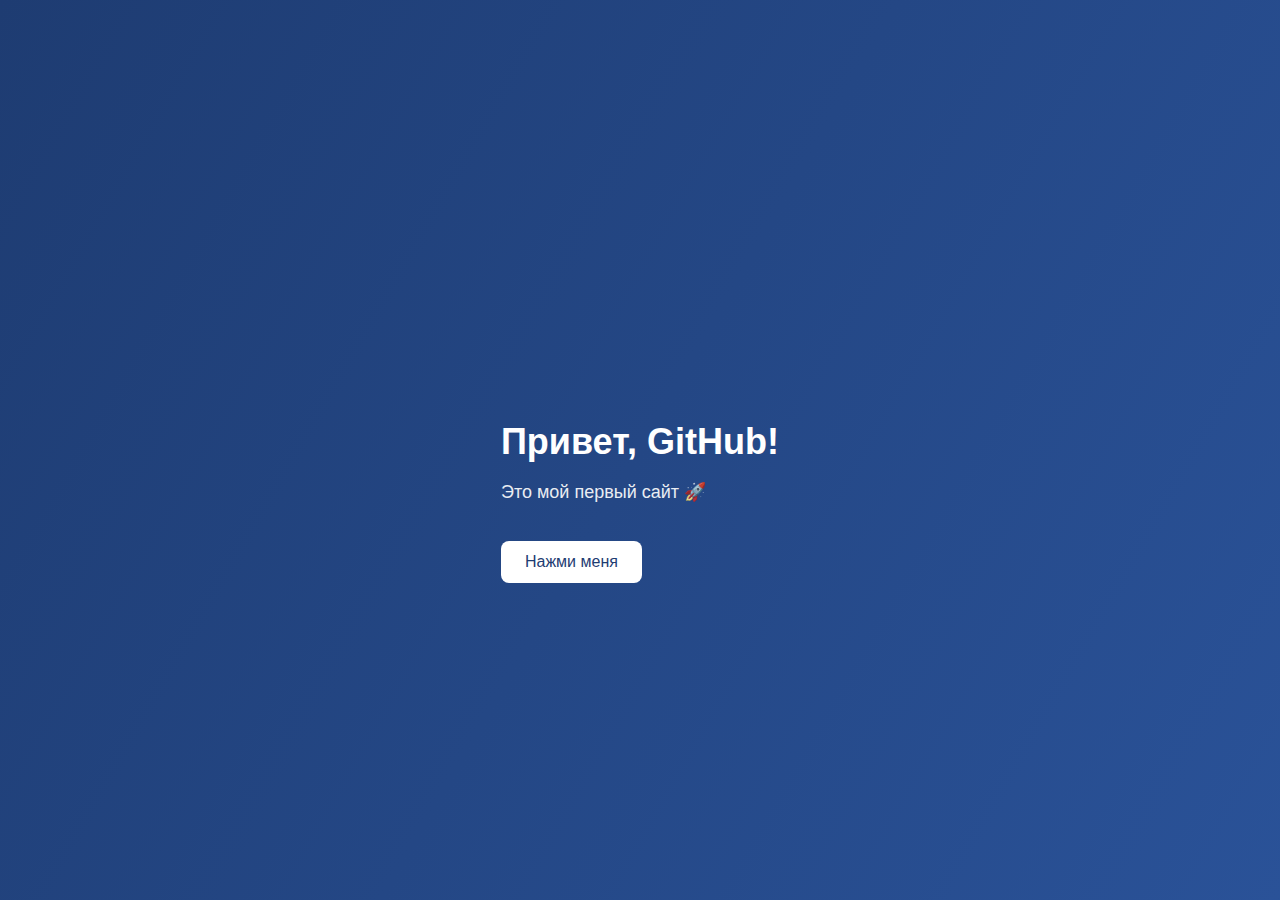
<file: index.html>
<!DOCTYPE html>
<html lang="ru">
<head>
    <meta name="viewport" content="width=device-width, initial-scale=1.0">
    <meta charset="UTF-8">
    <title>Мой первый сайт</title>
    <link rel="stylesheet" href="style.css">
</head>
<body>
    <div class="container">
        <h1>Привет, GitHub!</h1>
        <p>Это мой первый сайт 🚀</p>
        <button class="btn">Нажми меня</button>
    </div>
    <script src="script.js"></script>

</body>
</html>
</file>
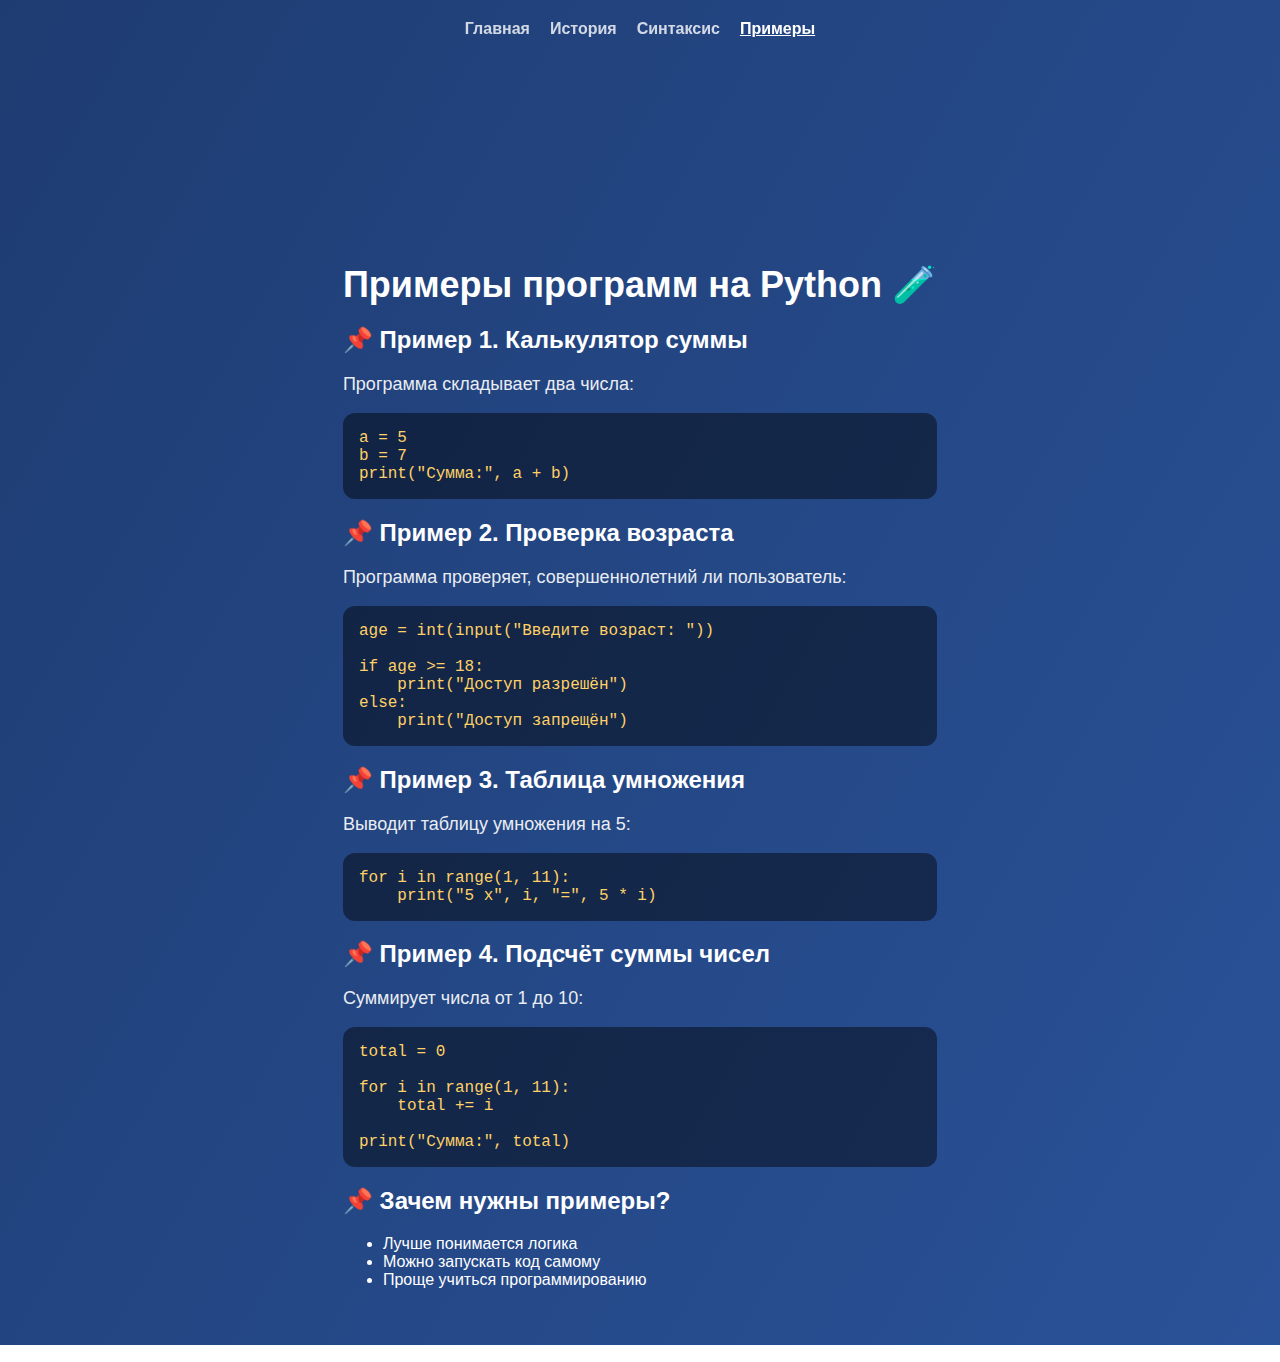
<file: examples.html>
<!DOCTYPE html>
<html lang="ru">
<head>
  <meta charset="UTF-8">
  <meta name="viewport" content="width=device-width, initial-scale=1.0">
  <title>Примеры Python</title>
  <link rel="stylesheet" href="style.css">
</head>
<body>

  <!-- Навигация -->
  <nav class="menu">
    <a href="index.html">Главная</a>
    <a href="history.html">История</a>
    <a href="syntax.html">Синтаксис</a>
    <a href="examples.html" class="active">Примеры</a>
  </nav>

  <!-- Контент -->
  <div class="container page">
    <h1>Примеры программ на Python 🧪</h1>

    <h2>📌 Пример 1. Калькулятор суммы</h2>
    <p>Программа складывает два числа:</p>
    <pre><code>a = 5
b = 7
print("Сумма:", a + b)</code></pre>

    <h2>📌 Пример 2. Проверка возраста</h2>
    <p>Программа проверяет, совершеннолетний ли пользователь:</p>
    <pre><code>age = int(input("Введите возраст: "))

if age >= 18:
    print("Доступ разрешён")
else:
    print("Доступ запрещён")</code></pre>

    <h2>📌 Пример 3. Таблица умножения</h2>
    <p>Выводит таблицу умножения на 5:</p>
    <pre><code>for i in range(1, 11):
    print("5 x", i, "=", 5 * i)</code></pre>

    <h2>📌 Пример 4. Подсчёт суммы чисел</h2>
    <p>Суммирует числа от 1 до 10:</p>
    <pre><code>total = 0

for i in range(1, 11):
    total += i

print("Сумма:", total)</code></pre>

    <h2>📌 Зачем нужны примеры?</h2>
    <ul>
      <li>Лучше понимается логика</li>
      <li>Можно запускать код самому</li>
      <li>Проще учиться программированию</li>
    </ul>
  </div>

  <script src="script.js"></script>
</body>
</html>
</file>
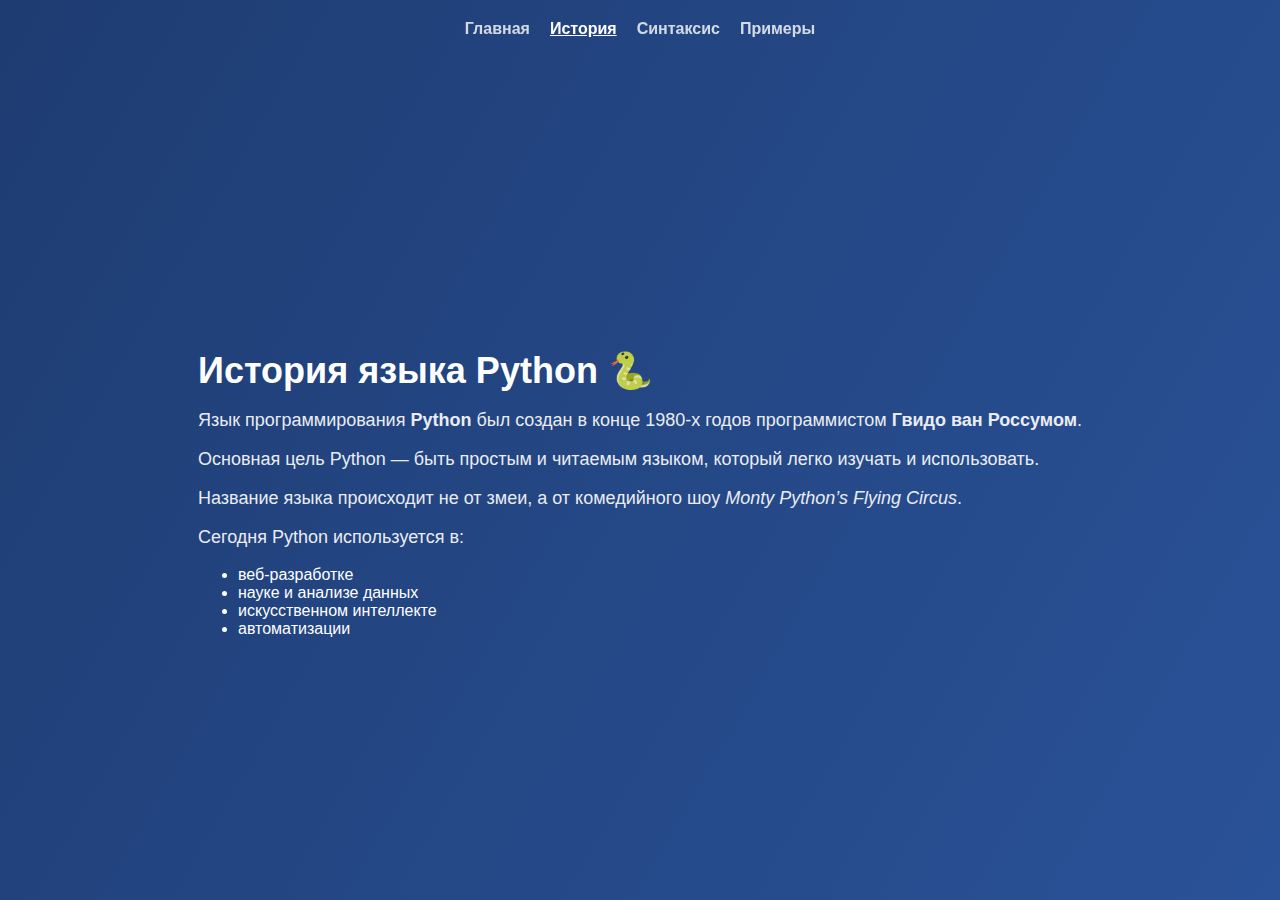
<file: history.html>
<!DOCTYPE html>
<html lang="ru">
<head>
  <meta charset="UTF-8">
  <meta name="viewport" content="width=device-width, initial-scale=1.0">
  <title>История Python</title>
  <link rel="stylesheet" href="style.css">
</head>
<body>

  <!-- Навигация -->
  <nav class="menu">
    <a href="index.html">Главная</a>
    <a href="history.html" class="active">История</a>
    <a href="syntax.html">Синтаксис</a>
    <a href="examples.html">Примеры</a>
  </nav>

  <!-- Контент -->
  <div class="container">
    <h1>История языка Python 🐍</h1>

    <p>
      Язык программирования <b>Python</b> был создан в конце 1980-х годов
      программистом <b>Гвидо ван Россумом</b>.
    </p>

    <p>
      Основная цель Python — быть простым и читаемым языком,
      который легко изучать и использовать.
    </p>

    <p>
      Название языка происходит не от змеи, а от комедийного шоу
      <i>Monty Python’s Flying Circus</i>.
    </p>

    <p>
      Сегодня Python используется в:
    </p>

    <ul>
      <li>веб-разработке</li>
      <li>науке и анализе данных</li>
      <li>искусственном интеллекте</li>
      <li>автоматизации</li>
    </ul>
  </div>

  <script src="script.js"></script>
</body>
</html>
</file>
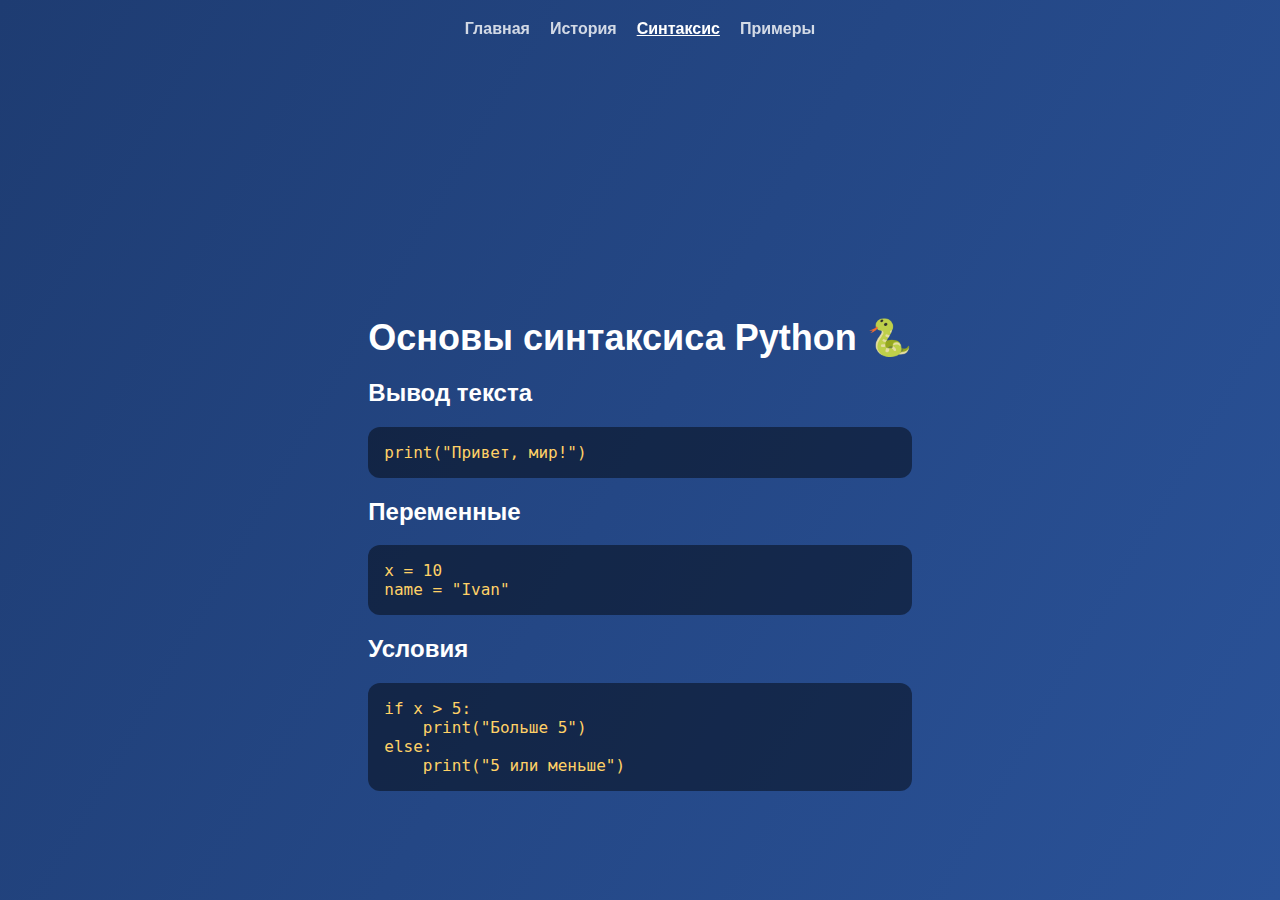
<file: syntax.html>
<!DOCTYPE html>
<html lang="ru">
<head>
  <meta charset="UTF-8">
  <meta name="viewport" content="width=device-width, initial-scale=1.0">
  <title>Синтаксис Python</title>
  <link rel="stylesheet" href="style.css">
</head>
<body>

  <nav class="menu">
    <a href="index.html">Главная</a>
    <a href="history.html">История</a>
    <a href="syntax.html" class="active">Синтаксис</a>
    <a href="examples.html">Примеры</a>
  </nav>

  <div class="container page">
    <h1>Основы синтаксиса Python 🐍</h1>

    <h2>Вывод текста</h2>
    <pre><code>print("Привет, мир!")</code></pre>

    <h2>Переменные</h2>
    <pre><code>x = 10
name = "Ivan"</code></pre>

    <h2>Условия</h2>
    <pre><code>if x > 5:
    print("Больше 5")
else:
    print("5 или меньше")</code></pre>

  </div>

  <script src="script.js"></script>
</body>
</html>
</file>
<file: style.css>
body {
    margin: 0;
    font-family: Arial, Helvetica, sans-serif;
    background: linear-gradient(120deg, #1e3c72, #2a5298);
    color: white;
    min-height: 100vh;
    display: flex;
    justify-content: center;
    align-items: center;
}

.container {
    max-width: 900px;
  margin: 0 auto;
  padding: 120px 20px 40px;
  position: relative;
}

h1 {
    margin-bottom: 10px;
    font-size: 36px;
}

p {
    font-size: 18px;
    opacity: 0.9;
}
.btn {
    margin-top: 20px;
    padding: 12px 24px;
    font-size: 16px;
    border: none;
    border-radius: 8px;
    background: #ffffff;
    color: #1e3c72;
    cursor: pointer;
    transition: all 0.3s ease;
}

.btn:hover {
    background: #ffcc00;
    transform: translateY(-2px);
    box-shadow: 0 10px 20px rgba(0,0,0,0.3);
}

.menu {
  position: fixed;
  top: 20px;
  left: 50%;
  transform: translateX(-50%);
  display: flex;
  gap: 20px;
  z-index: 1000;
}

.menu a {
  color: white;
  text-decoration: none;
  font-weight: bold;
  opacity: 0.8;
}

.menu a:hover {
  opacity: 1;
  text-decoration: underline;
}

.menu .active {
  opacity: 1;
  text-decoration: underline;
}
.page {
  margin-top: 120px;
}
pre {
  background: rgba(0, 0, 0, 0.4);
  padding: 15px;
  border-radius: 10px;
  overflow-x: auto;
  margin: 15px 0;
}

code {
  color: #ffd166;
  font-family: Consolas, monospace;
}
pre {
  background: rgba(0, 0, 0, 0.45);
  padding: 16px;
  border-radius: 12px;
  overflow-x: auto;
  margin: 16px 0;
}

code {
  font-family: Consolas, monospace;
  color: #ffd166;
}
</file>
